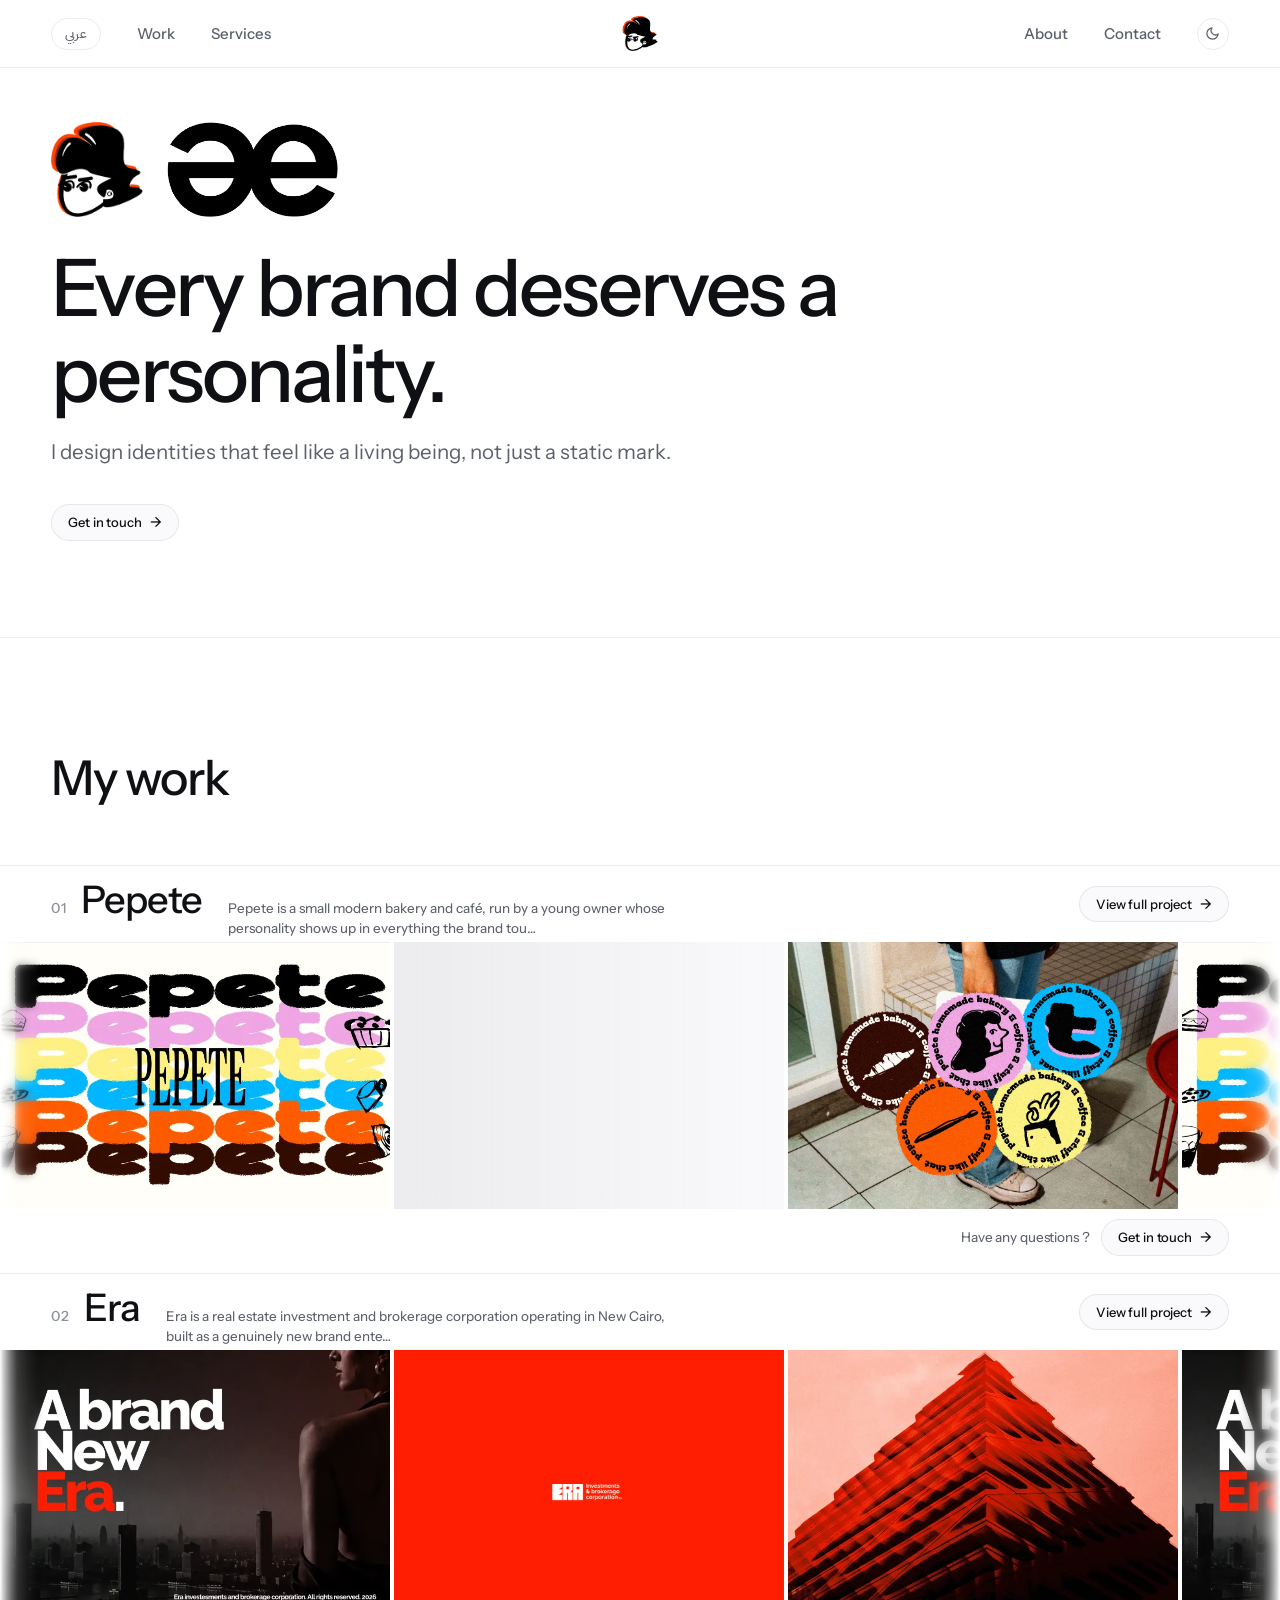
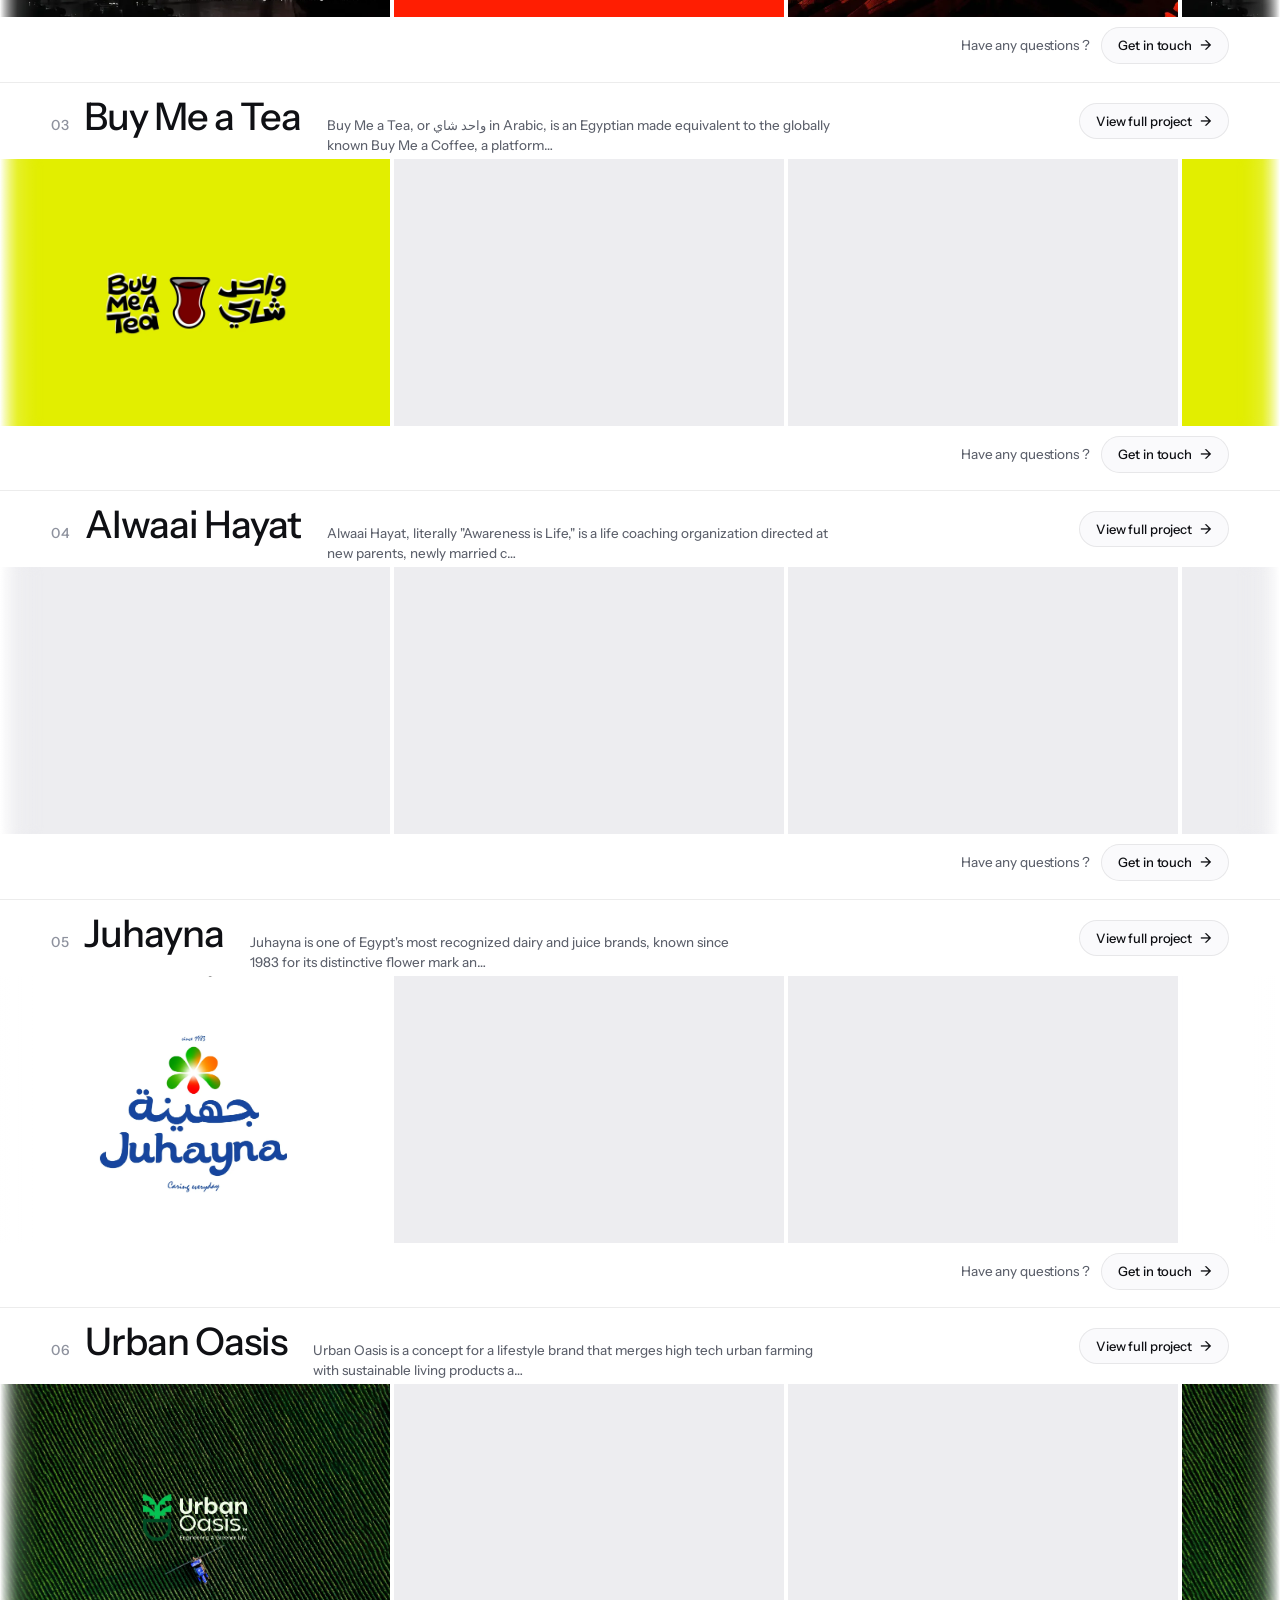
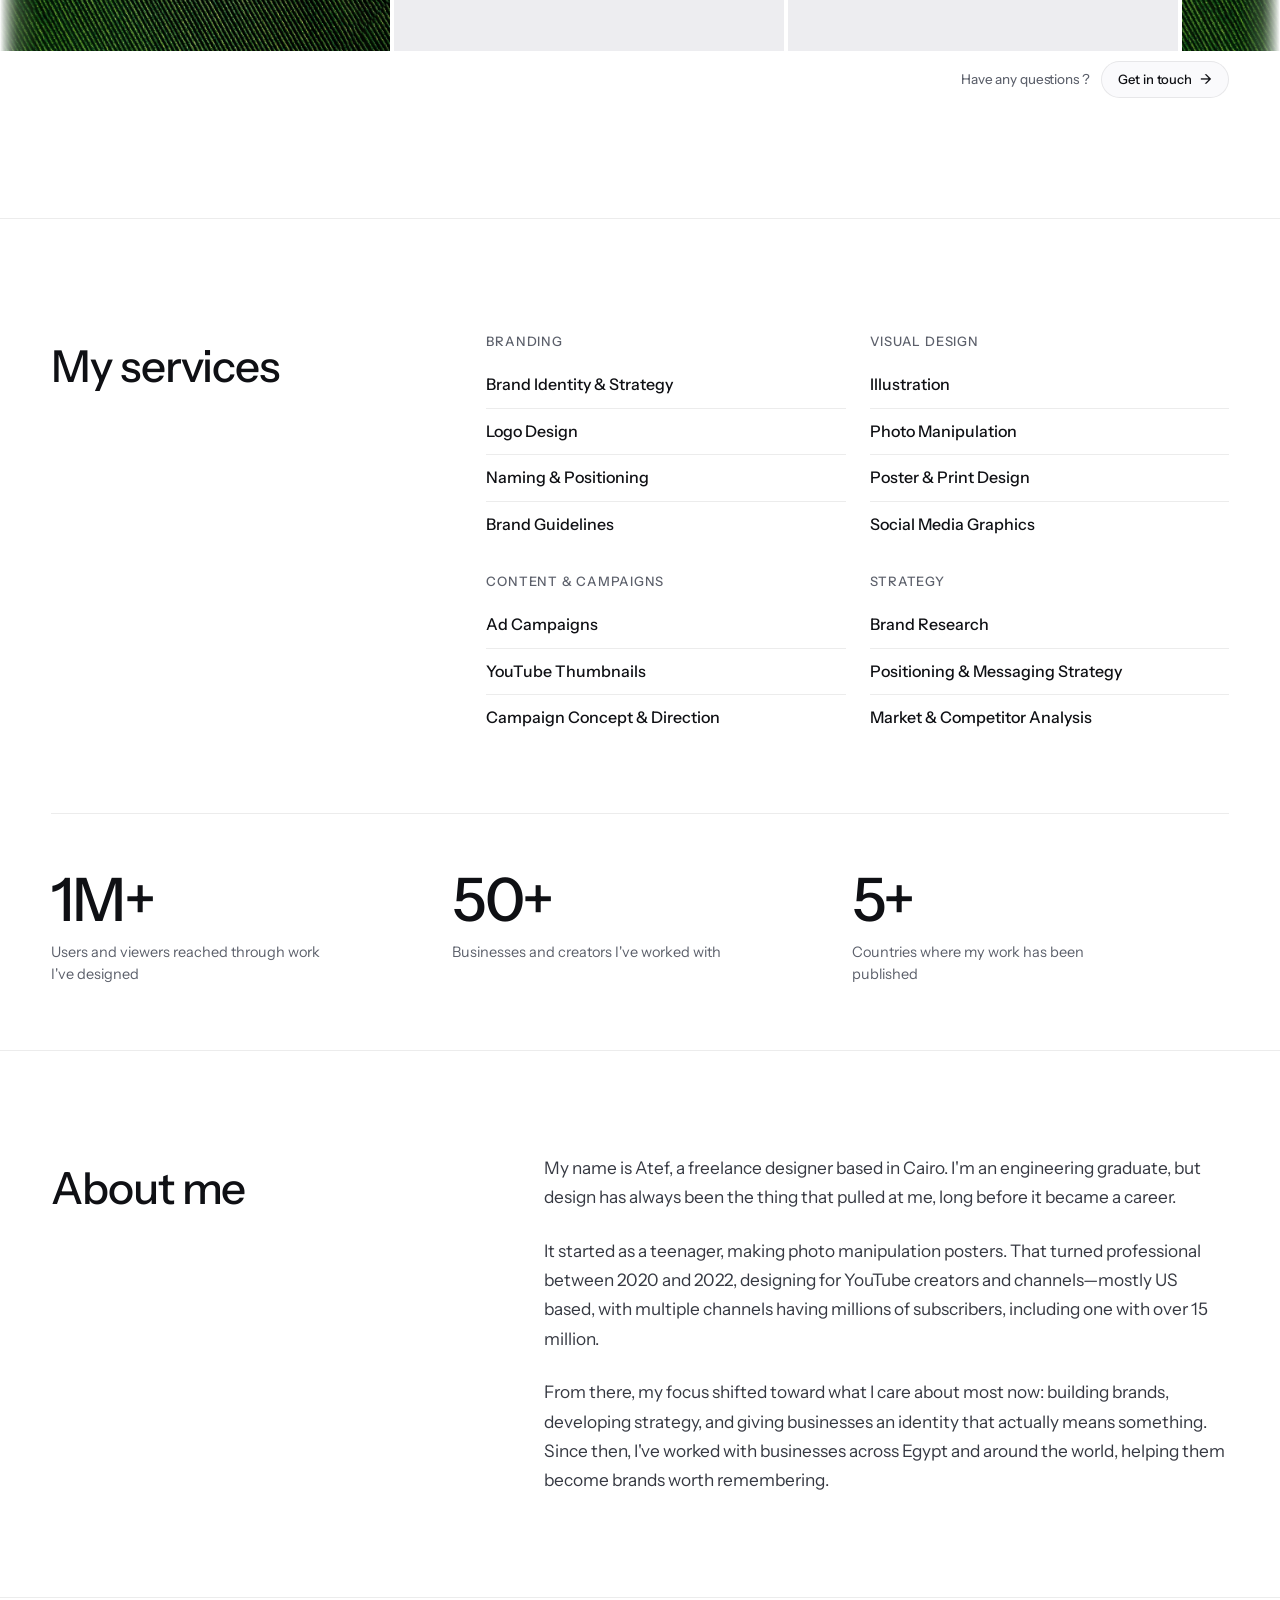
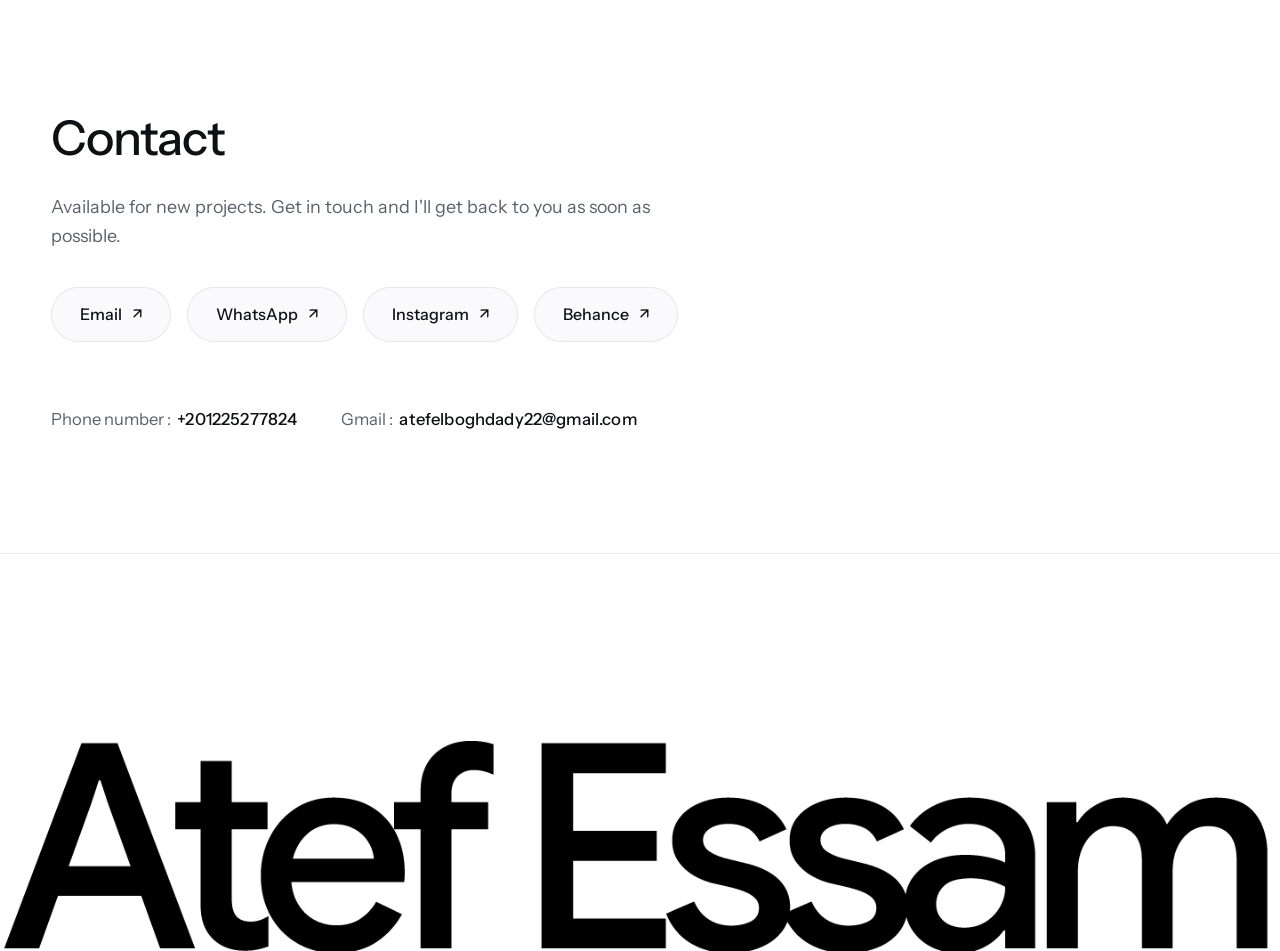
<file: index.html>
<!DOCTYPE html>
<html lang="en">

<head>
  <meta charset="UTF-8">
  <meta name="viewport" content="width=device-width, initial-scale=1">
  <title>Atef | Brand Identity &amp; Visual Design Portfolio</title>
  <meta name="description"
    content="I design identities that feel like a living being, not just a static mark. Brand strategy, visual design, and identities worth remembering.">
  <meta name="author" content="Atef Essam">
  <link rel="canonical" href="https://moelboghdaddy.github.io/Atef-s-portfolio/">

  <!-- Favicon & Touch Icons -->
  <link rel="icon" id="favicon" href="assets/favicon.png" type="image/png" sizes="any">
  <link rel="icon" type="image/png" sizes="32x32" href="assets/favicon-32x32.png">
  <link rel="apple-touch-icon" sizes="180x180" href="assets/apple-touch-icon.png">

  <!-- Open Graph / Facebook / WhatsApp / LinkedIn -->
  <meta property="og:type" content="website">
  <meta property="og:url" content="https://moelboghdaddy.github.io/Atef-s-portfolio/">
  <meta property="og:title" content="Atef | Brand Identity &amp; Visual Design Portfolio">
  <meta property="og:description"
    content="I design identities that feel like a living being, not just a static mark. Brand strategy, visual design, and identities worth remembering.">
  <meta property="og:image" content="https://moelboghdaddy.github.io/Atef-s-portfolio/assets/og-preview.png">
  <meta property="og:image:secure_url" content="https://moelboghdaddy.github.io/Atef-s-portfolio/assets/og-preview.png">
  <meta property="og:image:type" content="image/png">
  <meta property="og:image:width" content="1200">
  <meta property="og:image:height" content="630">
  <meta property="og:image:alt" content="Atef — Brand Identity &amp; Visual Design Portfolio">
  <meta property="og:site_name" content="Atef Portfolio">

  <!-- Twitter / X -->
  <meta name="twitter:card" content="summary_large_image">
  <meta name="twitter:url" content="https://moelboghdaddy.github.io/Atef-s-portfolio/">
  <meta name="twitter:title" content="Atef | Brand Identity &amp; Visual Design Portfolio">
  <meta name="twitter:description"
    content="I design identities that feel like a living being, not just a static mark. Brand strategy, visual design, and identities worth remembering.">
  <meta name="twitter:image" content="https://moelboghdaddy.github.io/Atef-s-portfolio/assets/og-preview.png">
  <meta name="twitter:image:alt" content="Atef — Brand Identity &amp; Visual Design Portfolio">

  <!-- Preload Critical Above-The-Fold Assets -->
  <link rel="preload" as="image" href="assets/logo.png" type="image/png">
  <link rel="preload" as="image" href="assets/logo-dark.png" type="image/png">
  <link rel="preload" as="image" href="assets/Title.png" type="image/png">
  <link rel="preload" as="image" href="assets/Buy%20me%20a%20tea/1L.webp" type="image/webp">

  <link rel="stylesheet" href="css/style.css">
</head>

<body>

  <div id="loading-screen" class="loading-screen">
    <img id="loading-logo" class="loading-logo" alt="">
  </div>

  <header class="topbar">
    <nav class="topnav topnav--left">
      <button id="lang-toggle" class="nav-btn nav-btn--lang" aria-label="التحويل إلى العربية">عربي</button>
      <a href="#work" data-i18n="nav_work"><span class="nav-word">Work</span></a>
      <a href="#services" data-i18n="nav_services"><span class="nav-word">Services</span></a>
    </nav>

    <a class="logo" id="logo-link" href="index.html">
      <span class="logo-fallback" id="logo-fallback">Studio</span>
    </a>

    <nav class="topnav topnav--right">
      <a href="#about" data-i18n="nav_about"><span class="nav-word">About</span></a>
      <a href="#contact" data-i18n="nav_contact"><span class="nav-word">Contact</span></a>
      <button id="theme-toggle" class="nav-btn nav-btn--theme" aria-label="Toggle dark mode">
        <svg class="theme-icon theme-icon--sun" width="16" height="16" viewBox="0 0 24 24" fill="none"
          stroke="currentColor" stroke-width="2" stroke-linecap="round" stroke-linejoin="round">
          <circle cx="12" cy="12" r="5"></circle>
          <line x1="12" y1="1" x2="12" y2="3"></line>
          <line x1="12" y1="21" x2="12" y2="23"></line>
          <line x1="4.22" y1="4.22" x2="5.64" y2="5.64"></line>
          <line x1="18.36" y1="18.36" x2="19.78" y2="19.78"></line>
          <line x1="1" y1="12" x2="3" y2="12"></line>
          <line x1="21" y1="12" x2="23" y2="12"></line>
          <line x1="4.22" y1="19.78" x2="5.64" y2="18.36"></line>
          <line x1="18.36" y1="5.64" x2="19.78" y2="4.22"></line>
        </svg>
        <svg class="theme-icon theme-icon--moon" width="15" height="15" viewBox="0 0 24 24" fill="none"
          stroke="currentColor" stroke-width="2" stroke-linecap="round" stroke-linejoin="round">
          <path d="M21 12.79A9 9 0 1 1 11.21 3 7 7 0 0 0 21 12.79z"></path>
        </svg>
      </button>
    </nav>
  </header>
  <section class="hero">
    <div class="hero-images"><img src="assets/logo.png" class="hero-img" alt="Logo" loading="eager" fetchpriority="high"
        width="225" height="232"><img src="assets/Title.png" class="hero-img" alt="Title" loading="eager"
        fetchpriority="high" width="329" height="183"></div>
    <h1 data-i18n="hero_h1">Every brand deserves a personality.</h1>
    <p data-i18n="hero_p">I design identities that feel like a living being, not just a static mark.</p>
    <div class="hero-cta">
      <a href="https://wa.me/201225277824" target="_blank" rel="noopener" class="project-strip__btn hero-touch-btn">
        <span class="project-strip__btn-text" data-i18n="get_in_touch">Get in touch</span>
        <span class="project-strip__btn-arrow">&rarr;</span>
      </a>
    </div>
  </section>

  <section id="work" class="work">
    <div class="work-header">
      <h2 class="work-title" data-i18n="section_my_work">My work</h2>
    </div>
    <div id="work-list"></div>
  </section>

  <section id="services" class="services">
    <div class="services-grid">
      <h2 data-i18n="services_h2">My services</h2>
      <div class="services-categories">
        <div class="services-col">
          <h4 data-i18n="cat_branding">Branding</h4>
          <ul>
            <li data-i18n="cat_branding_1">Brand Identity &amp; Strategy</li>
            <li data-i18n="cat_branding_2">Logo Design</li>
            <li data-i18n="cat_branding_3">Naming &amp; Positioning</li>
            <li data-i18n="cat_branding_4">Brand Guidelines</li>
          </ul>
        </div>
        <div class="services-col">
          <h4 data-i18n="cat_visual">Visual Design</h4>
          <ul>
            <li data-i18n="cat_visual_1">Illustration</li>
            <li data-i18n="cat_visual_2">Photo Manipulation</li>
            <li data-i18n="cat_visual_3">Poster &amp; Print Design</li>
            <li data-i18n="cat_visual_4">Social Media Graphics</li>
          </ul>
        </div>
        <div class="services-col">
          <h4 data-i18n="cat_content">Content &amp; Campaigns</h4>
          <ul>
            <li data-i18n="cat_content_1">Ad Campaigns</li>
            <li data-i18n="cat_content_2">YouTube Thumbnails</li>
            <li data-i18n="cat_content_3">Campaign Concept &amp; Direction</li>
          </ul>
        </div>
        <div class="services-col">
          <h4 data-i18n="cat_strategy">Strategy</h4>
          <ul>
            <li data-i18n="cat_strategy_1">Brand Research</li>
            <li data-i18n="cat_strategy_2">Positioning &amp; Messaging Strategy</li>
            <li data-i18n="cat_strategy_3">Market &amp; Competitor Analysis</li>
          </ul>
        </div>
      </div>
    </div>

    <div class="services-stats">
      <div class="stat">
        <div class="stat-number" data-i18n="stat_1_num">1M+</div>
        <p data-i18n="stat_1_desc">Users and viewers reached through work I've designed</p>
      </div>
      <div class="stat">
        <div class="stat-number" data-i18n="stat_2_num">50+</div>
        <p data-i18n="stat_2_desc">Businesses and creators I've worked with</p>
      </div>
      <div class="stat">
        <div class="stat-number" data-i18n="stat_3_num">5+</div>
        <p data-i18n="stat_3_desc">Countries where my work has been published</p>
      </div>
    </div>
  </section>

  <section id="about" class="about">
    <div class="about-grid">
      <h2 data-i18n="about_h2">About me</h2>
      <div class="about-content">
        <p data-i18n="about_p1">My name is Atef, a freelance designer based in Cairo. I'm an engineering graduate, but
          design has always been the thing that pulled at me, long before it became a career.</p>
        <p data-i18n="about_p2">It started as a teenager, making photo manipulation posters. That turned professional
          between 2020 and 2022, designing for YouTube creators and channels—mostly US based, with multiple channels
          having millions of subscribers, including one with over 15 million.</p>
        <p data-i18n="about_p3">From there, my focus shifted toward what I care about most now: building brands,
          developing strategy, and giving businesses an identity that actually means something. Since then, I've worked
          with businesses across Egypt and around the world, helping them become brands worth remembering.</p>
      </div>
    </div>
  </section>

  <section id="contact" class="contact">
    <h2 data-i18n="contact_h2">Contact</h2>
    <p data-i18n="contact_p">Available for new projects. Get in touch and I'll get back to you as soon as possible.</p>
    <div class="contact-links">
      <a href="https://mail.google.com/mail/?view=cm&fs=1&to=Atefelboghdady22@gmail.com" target="_blank" rel="noopener"
        class="contact-btn contact-btn--email" id="contact-email">
        <span data-i18n="contact_email">Email</span>
        <span class="contact-btn__arrow">↗</span>
      </a>
      <a href="https://wa.me/201225277824" target="_blank" rel="noopener" class="contact-btn">
        <span data-i18n="contact_wa">WhatsApp</span>
        <span class="contact-btn__arrow">↗</span>
      </a>
      <a href="https://www.instagram.com/atefelboghdadyy/" target="_blank" rel="noopener" class="contact-btn">
        <span data-i18n="contact_ig">Instagram</span>
        <span class="contact-btn__arrow">↗</span>
      </a>
      <a href="https://www.behance.net/atefelboghdady" target="_blank" rel="noopener" class="contact-btn">
        <span data-i18n="contact_be">Behance</span>
        <span class="contact-btn__arrow">↗</span>
      </a>
    </div>
    <div class="contact-direct">
      <div class="contact-direct__item">
        <span data-i18n="contact_phone_label">Phone number : </span>
        <a href="tel:+201225277824" class="contact-direct__val" dir="ltr">+201225277824</a>
      </div>
      <div class="contact-direct__item">
        <span data-i18n="contact_gmail_label">Gmail : </span>
        <a href="https://mail.google.com/mail/?view=cm&fs=1&to=Atefelboghdady22@gmail.com" target="_blank"
          rel="noopener" class="contact-direct__val">atefelboghdady22@gmail.com</a>
      </div>
    </div>
  </section>

  <footer class="site-footer">
    <img src="assets/footer-01.png" alt="" class="footer-img">
  </footer>

  <script src="js/theme-lang.js"></script>
  <script src="js/data.js"></script>
  <script src="js/main.js"></script>
</body>

</html>
</file>
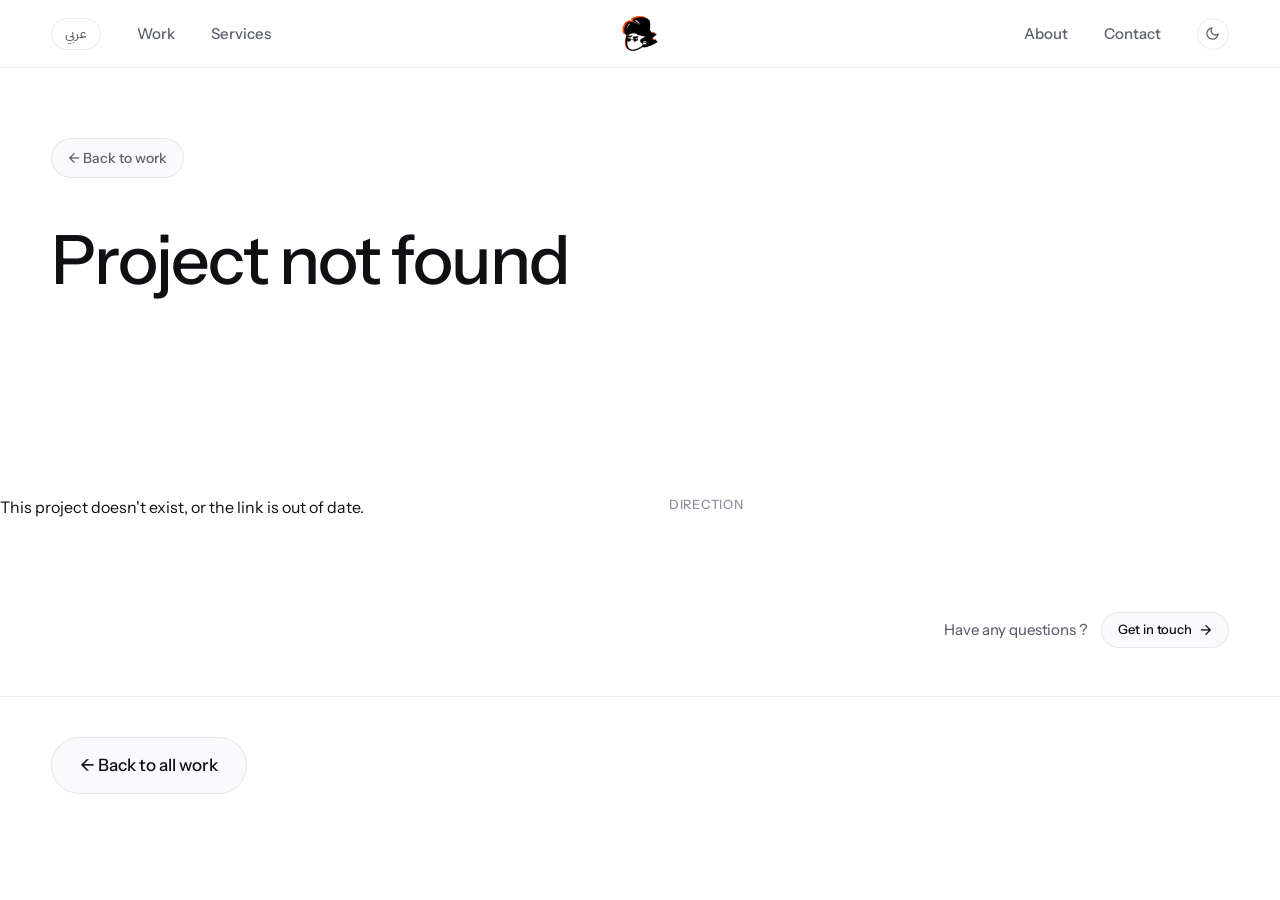
<file: project.html>
<!DOCTYPE html>
<html lang="en">
<head>
<meta charset="UTF-8">
<meta name="viewport" content="width=device-width, initial-scale=1">
<title id="page-title">Project | Atef Portfolio</title>
<meta name="description" id="meta-desc" content="Brand strategy, visual design, and identities worth remembering by Atef Essam.">
<meta name="author" content="Atef Essam">

<!-- Favicon & Touch Icons -->
<link rel="icon" id="favicon" href="assets/favicon.png" type="image/png" sizes="any">
<link rel="icon" type="image/png" sizes="32x32" href="assets/favicon-32x32.png">
<link rel="apple-touch-icon" sizes="180x180" href="assets/apple-touch-icon.png">

<!-- Open Graph / Facebook / WhatsApp / LinkedIn -->
<meta property="og:type" content="article">
<meta property="og:url" id="og-url" content="https://moelboghdaddy.github.io/Atef-s-portfolio/project.html">
<meta property="og:title" id="og-title" content="Project | Atef Portfolio">
<meta property="og:description" id="og-desc" content="Brand strategy, visual design, and identities worth remembering by Atef Essam.">
<meta property="og:image" id="og-image" content="https://moelboghdaddy.github.io/Atef-s-portfolio/assets/og-preview.png">
<meta property="og:image:secure_url" content="https://moelboghdaddy.github.io/Atef-s-portfolio/assets/og-preview.png">
<meta property="og:image:type" content="image/png">
<meta property="og:image:width" content="1200">
<meta property="og:image:height" content="630">
<meta property="og:site_name" content="Atef Portfolio">

<!-- Twitter / X -->
<meta name="twitter:card" content="summary_large_image">
<meta name="twitter:title" id="tw-title" content="Project | Atef Portfolio">
<meta name="twitter:description" id="tw-desc" content="Brand strategy, visual design, and identities worth remembering by Atef Essam.">
<meta name="twitter:image" id="tw-image" content="https://moelboghdaddy.github.io/Atef-s-portfolio/assets/og-preview.png">

<link rel="preload" as="image" href="assets/logo.png" type="image/png">
<link rel="preload" as="image" href="assets/logo-dark.png" type="image/png">
<link rel="stylesheet" href="css/style.css">
</head>
<body>

<div id="loading-screen" class="loading-screen">
  <img id="loading-logo" class="loading-logo" alt="">
</div>

<header class="topbar">
  <nav class="topnav topnav--left">
    <button id="lang-toggle" class="nav-btn nav-btn--lang" aria-label="التحويل إلى العربية">عربي</button>
    <a href="index.html#work" data-i18n="nav_work"><span class="nav-word">Work</span></a>
    <a href="index.html#services" data-i18n="nav_services"><span class="nav-word">Services</span></a>
  </nav>

  <a class="logo" id="logo-link" href="index.html">
    <span class="logo-fallback" id="logo-fallback">Studio</span>
  </a>

  <nav class="topnav topnav--right">
    <a href="index.html#about" data-i18n="nav_about"><span class="nav-word">About</span></a>
    <a href="index.html#contact" data-i18n="nav_contact"><span class="nav-word">Contact</span></a>
    <button id="theme-toggle" class="nav-btn nav-btn--theme" aria-label="Toggle dark mode">
      <svg class="theme-icon theme-icon--sun" width="16" height="16" viewBox="0 0 24 24" fill="none" stroke="currentColor" stroke-width="2" stroke-linecap="round" stroke-linejoin="round">
        <circle cx="12" cy="12" r="5"></circle>
        <line x1="12" y1="1" x2="12" y2="3"></line>
        <line x1="12" y1="21" x2="12" y2="23"></line>
        <line x1="4.22" y1="4.22" x2="5.64" y2="5.64"></line>
        <line x1="18.36" y1="18.36" x2="19.78" y2="19.78"></line>
        <line x1="1" y1="12" x2="3" y2="12"></line>
        <line x1="21" y1="12" x2="23" y2="12"></line>
        <line x1="4.22" y1="19.78" x2="5.64" y2="18.36"></line>
        <line x1="18.36" y1="5.64" x2="19.78" y2="4.22"></line>
      </svg>
      <svg class="theme-icon theme-icon--moon" width="15" height="15" viewBox="0 0 24 24" fill="none" stroke="currentColor" stroke-width="2" stroke-linecap="round" stroke-linejoin="round">
        <path d="M21 12.79A9 9 0 1 1 11.21 3 7 7 0 0 0 21 12.79z"></path>
      </svg>
    </button>
  </nav>
</header>

<section class="project-hero">
  <a class="back-link" id="back-link" href="index.html#work" data-i18n="back_to_work">&larr; Back to work</a>
  <h1 id="project-title">Project</h1>
</section>

<div class="project-rows" id="project-rows"></div>

<div class="project-hero__text" id="project-hero__text">
  <div id="project-description"></div>
  <div class="project-direction-wrap" id="project-direction-wrap">
    <h3 data-i18n="direction_title">Direction</h3>
    <div id="project-direction"></div>
  </div>
</div>

<div class="project-touch-section">
  <div class="project-touch-wrap">
    <span class="project-touch-prompt" data-i18n="have_questions">Have any questions ?</span>
    <a href="https://wa.me/201225277824" target="_blank" rel="noopener" class="project-strip__btn project-touch-btn">
      <span class="project-strip__btn-text" data-i18n="get_in_touch">Get in touch</span>
      <span class="project-strip__btn-arrow">&rarr;</span>
    </a>
  </div>
</div>

<nav class="project-nav" id="project-nav"></nav>

<script src="js/theme-lang.js"></script>
<script src="js/data.js"></script>
<script src="js/project.js"></script>
</body>
</html>
</file>
<file: css/style.css>
@import url('https://fonts.googleapis.com/css2?family=IBM+Plex+Sans+Arabic:wght@400;500;600;700&family=Instrument+Sans:ital,wght@0,400;0,500;1,400;1,500&display=swap');

:root {
  --bg: #FFFFFF;
  --paper: #FFFFFF;
  --card-bg: #FAFAFC;
  --ink: #0F1014;
  --muted: #5C606B;
  --subtle: #8E929E;
  --line: rgba(15, 16, 20, 0.08);
  --line-strong: rgba(15, 16, 20, 0.16);
  --accent: #111215;
  --hero-lockup-gap: clamp(28px, 5vw, 56px);
  --hero-top-gap: clamp(24px, 4vw, 48px);
  --display: 'Instrument Sans', -apple-system, BlinkMacSystemFont, sans-serif;
  --body: 'Instrument Sans', -apple-system, BlinkMacSystemFont, sans-serif;
  --mono: 'Instrument Sans', -apple-system, BlinkMacSystemFont, sans-serif;
  --font-ar: 'IBM Plex Sans Arabic', -apple-system, BlinkMacSystemFont, sans-serif;
  --gutter: clamp(20px, 4vw, 56px);
  --max: 1400px;
  --ease: cubic-bezier(0.16, 1, 0.3, 1);
  --ease-out: cubic-bezier(0.25, 0.8, 0.25, 1);
}

[data-theme="dark"] {
  --bg: #000000;
  --paper: #000000;
  --card-bg: #000000;
  --ink: #F3F4F6;
  --muted: #9CA3AF;
  --subtle: #6B7280;
  --line: rgba(255, 255, 255, 0.12);
  --line-strong: rgba(255, 255, 255, 0.24);
  --accent: #FFFFFF;
}

* { box-sizing: border-box; }

html {
  scroll-behavior: smooth;
  scroll-padding-top: 80px;
  transition: background-color 0.35s var(--ease), color 0.35s var(--ease);
}

body {
  transition: background-color 0.35s var(--ease), color 0.35s var(--ease);
}

body {
  margin: 0;
  padding-top: 74px;
  background: var(--bg);
  color: var(--ink);
  font-family: var(--body);
  font-size: 16px;
  line-height: 1.6;
  -webkit-font-smoothing: antialiased;
  -moz-osx-font-smoothing: grayscale;
}

b, strong {
  font-weight: 500;
}

h1, h2, h3, h4, h5, h6 {
  font-family: var(--display);
  font-weight: 500;
  color: var(--ink);
  margin: 0;
  letter-spacing: -0.02em;
}

a {
  color: inherit;
  text-decoration: none;
}

img, video {
  max-width: 100%;
  display: block;
}

/* ---------- Loading screen ---------- */

.loading-screen {
  position: fixed;
  inset: 0;
  z-index: 9999;
  display: flex;
  align-items: center;
  justify-content: center;
  background: rgba(255, 255, 255, 0.85);
  backdrop-filter: blur(24px);
  -webkit-backdrop-filter: blur(24px);
  transition: opacity 0.45s var(--ease), visibility 0.45s var(--ease);
}

.loading-screen.hidden {
  opacity: 0;
  visibility: hidden;
  pointer-events: none;
}

.loading-logo {
  width: min(28vw, 130px);
  height: auto;
  opacity: 0;
  animation: loadingPulse 1.4s ease-in-out infinite;
}

.loading-logo[src]:not([src=""]) {
  opacity: 0.95;
}

@keyframes loadingPulse {
  0%, 100% { transform: scale(1); opacity: 0.75; }
  50% { transform: scale(1.06); opacity: 1; }
}

/* ---------- Top bar Navigation ---------- */

.topbar {
  position: fixed;
  top: 0;
  left: 0;
  right: 0;
  z-index: 100;
  display: flex;
  align-items: center;
  justify-content: space-between;
  direction: ltr !important;
  height: 68px;
  padding: 0 var(--gutter);
  background: #FFFFFF;
  border-bottom: 1px solid var(--line);
  transition: background 0.3s var(--ease);
}

.logo {
  position: absolute;
  left: 50%;
  top: 50%;
  transform: translate(-50%, -50%);
  display: inline-flex;
  align-items: center;
  gap: 10px;
  transition: opacity 0.25s var(--ease), transform 0.25s var(--ease);
  z-index: 2;
}

.logo:hover {
  opacity: 0.75;
  transform: translate(-50%, -50%) scale(0.97);
}

.logo:active {
  transform: translate(-50%, -50%) scale(0.93);
}

.logo img,
.logo-secondary {
  height: 36px;
  width: auto;
  object-fit: contain;
}

.logo-fallback {
  font-family: var(--display);
  font-weight: 500;
  font-size: 19px;
  letter-spacing: -0.02em;
}

.topnav {
  display: flex;
  align-items: center;
  gap: clamp(16px, 2.8vw, 42px);
  font-size: 15px;
  font-weight: 500;
  white-space: nowrap;
}

.topnav--left {
  flex-shrink: 0;
}

.topnav--right {
  flex-shrink: 0;
  display: flex;
  align-items: center;
}

.topnav a {
  position: relative;
  color: var(--muted);
  padding: 8px 0;
  white-space: nowrap;
  display: inline-flex;
  align-items: center;
  gap: 0.28em;
  transition: color 0.25s var(--ease);
}

.nav-word {
  display: inline;
  white-space: nowrap;
}

.topnav a::after {
  content: '';
  position: absolute;
  left: 0;
  bottom: 2px;
  width: 100%;
  height: 1.5px;
  background: var(--ink);
  transform: scaleX(0);
  transform-origin: right;
  transition: transform 0.3s var(--ease);
}

.topnav a:hover {
  color: var(--ink);
}

.topnav a:hover::after {
  transform: scaleX(1);
  transform-origin: left;
}

.nav-btn {
  flex-shrink: 0;
  display: inline-flex;
  align-items: center;
  justify-content: center;
  height: 32px;
  border-radius: 999px;
  background: transparent;
  border: 1px solid var(--line);
  color: var(--muted);
  cursor: pointer;
  padding: 0 12px;
  font-family: inherit;
  font-size: 13px;
  font-weight: 500;
  line-height: 1;
  transition: all 0.25s var(--ease);
  user-select: none;
  -webkit-user-select: none;
}

.nav-btn:hover {
  color: var(--ink);
  border-color: var(--line-strong);
  background: rgba(15, 16, 20, 0.04);
  transform: translateY(-1px);
}

[data-theme="dark"] .nav-btn:hover {
  background: rgba(255, 255, 255, 0.06);
}

.nav-btn:active {
  transform: scale(0.96);
}

.nav-btn--lang {
  height: 32px;
  padding: 0 12px;
  font-size: 12.5px;
  letter-spacing: 0.02em;
}

html[lang="en"] .nav-btn--lang {
  font-family: var(--font-ar);
  font-weight: 500;
  font-size: 13px;
  padding: 0 13px 1px;
}

html[lang="ar"] .nav-btn--lang {
  font-family: var(--display);
  font-weight: 600;
  font-size: 11.5px;
  letter-spacing: 0.06em;
  padding: 0 12px;
}

.nav-btn--theme {
  width: 32px;
  padding: 0;
  position: relative;
  overflow: hidden;
}

.theme-icon {
  position: absolute;
  transition: transform 0.45s cubic-bezier(0.34, 1.56, 0.64, 1), opacity 0.3s var(--ease);
}

.theme-icon--sun {
  opacity: 0;
  transform: rotate(90deg) scale(0.5);
}

.theme-icon--moon {
  opacity: 1;
  transform: rotate(0deg) scale(1);
}

[data-theme="dark"] .theme-icon--sun {
  opacity: 1;
  transform: rotate(0deg) scale(1);
}

[data-theme="dark"] .theme-icon--moon {
  opacity: 0;
  transform: rotate(-90deg) scale(0.5);
}

@media (max-width: 680px) {
  body {
    padding-top: 68px;
  }
  .topbar {
    height: 64px;
    padding: 0 clamp(8px, 2.5vw, 14px);
  }
  .topnav {
    gap: clamp(6px, 1.8vw, 12px);
    font-size: clamp(11px, 2.9vw, 12.5px);
  }
  .topnav a {
    display: inline-flex;
    flex-direction: column;
    align-items: center;
    justify-content: center;
    text-align: center;
    line-height: 1.15;
    padding: 2px 0;
    gap: 1px;
    white-space: normal;
  }
  .topnav a::after {
    bottom: 0px;
  }
  .nav-word {
    display: block;
    white-space: nowrap;
  }
  .nav-btn {
    height: 28px;
    padding: 0 8px;
    font-size: 11px;
    flex-shrink: 0;
  }
  html[lang="en"] .nav-btn--lang {
    font-size: 11px;
    padding: 0 8px 1px;
  }
  html[lang="ar"] .nav-btn--lang {
    font-size: 10.5px;
    padding: 0 7px;
  }
  .nav-btn--theme {
    width: 28px;
    height: 28px;
    padding: 0;
  }
  .theme-icon {
    width: 14px;
    height: 14px;
  }
  .logo img, .logo-secondary {
    height: 26px;
  }
  .logo-fallback {
    font-size: 16px;
  }
}

/* ---------- Hero Section ---------- */

.hero {
  padding: var(--hero-top-gap) var(--gutter) clamp(48px, 8vw, 96px);
  max-width: var(--max);
  margin: 0 auto;
}

@media (max-width: 600px) {
  .hero {
    padding-top: clamp(24px, 5vw, 36px);
    padding-bottom: clamp(32px, 6vw, 48px);
  }
  .hero-status {
    margin-bottom: 16px;
    font-size: 12.5px;
  }
  .hero-images {
    gap: 12px;
    margin-bottom: 16px;
  }
  .hero-img {
    height: clamp(44px, 12vw, 64px);
  }
  .hero h1 {
    font-size: clamp(32px, 8.5vw, 46px);
    line-height: 1.12;
    margin-bottom: 14px;
    max-width: 100%;
  }
  .hero p {
    font-size: 16px;
    line-height: 1.55;
    max-width: 100%;
  }
}

.hero-status {
  display: inline-flex;
  align-items: center;
  gap: 8px;
  padding: 6px 14px;
  background: var(--card-bg);
  border: 1px solid var(--line);
  border-radius: 999px;
  font-size: 13px;
  font-weight: 500;
  color: var(--muted);
  margin-bottom: 24px;
  backdrop-filter: blur(8px);
  -webkit-backdrop-filter: blur(8px);
  opacity: 0;
  animation: heroIn 0.8s var(--ease) 0.05s forwards;
}

.status-dot {
  width: 7px;
  height: 7px;
  border-radius: 50%;
  background: #10B981;
  box-shadow: 0 0 0 3px rgba(16, 185, 129, 0.2);
  animation: statusPulse 2s infinite ease-in-out;
}

@keyframes statusPulse {
  0%, 100% { opacity: 1; transform: scale(1); }
  50% { opacity: 0.55; transform: scale(0.9); }
}

.hero-images {
  display: flex;
  align-items: center;
  gap: clamp(14px, 2.2vw, 24px);
  margin-left: 0;
  margin-bottom: clamp(18px, 2.5vw, 28px);
  opacity: 0;
  filter: blur(14px);
  transform: translateY(16px);
  animation: heroIn 0.8s var(--ease) 0.15s forwards;
}

.hero-img {
  height: clamp(55px, 8vw, 95px);
  width: auto;
}

.hero h1 {
  font-family: var(--display);
  font-weight: 500;
  font-size: clamp(42px, 6.2vw, 96px);
  line-height: 1.08;
  letter-spacing: -0.035em;
  margin: 0 0 20px;
  max-width: 22ch;
  opacity: 0;
  filter: blur(14px);
  transform: translateY(20px);
  animation: heroIn 0.9s var(--ease) 0.2s forwards;
}

.hero p {
  font-size: clamp(17px, 1.6vw, 22px);
  color: var(--muted);
  line-height: 1.55;
  max-width: 48ch;
  margin: 0;
  opacity: 0;
  filter: blur(14px);
  transform: translateY(20px);
  animation: heroIn 0.9s var(--ease) 0.35s forwards;
}

@keyframes heroIn {
  to {
    opacity: 1;
    filter: blur(0);
    transform: translateY(0);
  }
}

.hero-cta {
  margin-top: clamp(24px, 3.2vw, 36px);
  opacity: 0;
  filter: blur(14px);
  transform: translateY(20px);
  animation: heroIn 0.9s var(--ease) 0.45s forwards;
}

.hero-touch-btn {
  padding: 8px 18px;
  font-size: 13.5px;
}

/* ---------- Work / Carousel Section ---------- */

.work {
  border-top: 1px solid var(--line);
  padding: clamp(64px, 8vw, 104px) 0 clamp(48px, 8vw, 112px);
}

.work-header {
  max-width: var(--max);
  margin: 0 auto clamp(28px, 4vw, 48px);
  padding: 0 var(--gutter);
}

.work-title {
  font-family: var(--display);
  font-weight: 500;
  font-size: clamp(32px, 4vw, 48px);
  letter-spacing: -0.025em;
  margin: 0;
  padding: 0;
}

@media (max-width: 640px) {
  .work {
    padding-top: clamp(40px, 8vw, 64px);
  }
  .work-header {
    margin-bottom: clamp(18px, 3.5vw, 28px);
  }
  .work-title {
    font-size: clamp(28px, 7vw, 36px);
  }
}

.section-label {
  font-family: var(--mono);
  font-weight: 500;
  font-size: 13px;
  text-transform: uppercase;
  letter-spacing: 0.08em;
  color: var(--subtle);
  padding: 0 var(--gutter);
  max-width: var(--max);
  margin: 0 auto 24px;
}

.empty-state {
  max-width: var(--max);
  margin: 0 auto;
  padding: 48px var(--gutter) 80px;
  border-top: 1px solid var(--line);
  border-bottom: 1px solid var(--line);
}

.empty-state h3 {
  font-family: var(--display);
  font-size: 24px;
  margin: 0 0 8px;
}

.empty-state p {
  color: var(--muted);
  margin: 0;
  max-width: 60ch;
}

.empty-state code {
  background: #F5F5F5;
  border: 1px solid var(--line);
  border-radius: 4px;
  padding: 1px 6px;
  font-size: 0.9em;
}

/* Project Strip Article */
.project-strip {
  position: relative;
  border-top: 1px solid var(--line);
  padding: 4px 0;
  opacity: 0;
  filter: blur(12px);
  transform: translateY(28px);
  transition: opacity 0.8s var(--ease), filter 0.8s var(--ease), transform 0.8s var(--ease);
  will-change: opacity, transform, filter;
}

.project-strip.in-view {
  opacity: 1;
  filter: blur(0);
  transform: translateY(0);
}

.project-strip__head {
  display: flex;
  align-items: center;
  justify-content: space-between;
  gap: clamp(14px, 2vw, 36px);
  padding: 0 var(--gutter);
  max-width: var(--max);
  margin: 0 auto 4px;
}

.project-strip__info {
  display: flex;
  align-items: baseline;
  gap: clamp(14px, 2vw, 28px);
  flex: 1;
  min-width: 0;
}

.project-strip__title-wrap {
  display: flex;
  align-items: baseline;
  gap: 14px;
  flex-shrink: 0;
}

.project-strip__num {
  font-family: var(--mono);
  font-size: 14px;
  font-weight: 500;
  color: var(--subtle);
  letter-spacing: 0.06em;
}

.project-strip__title-link {
  color: inherit;
  text-decoration: none;
}

.project-strip__head h3 {
  font-family: var(--display);
  font-weight: 500;
  font-size: clamp(24px, 3.2vw, 38px);
  margin: 0;
  letter-spacing: -0.025em;
  transition: color 0.25s var(--ease), transform 0.25s var(--ease);
}

.project-strip__title-link:hover h3,
.project-strip__head:hover h3 {
  color: var(--ink);
  transform: translateX(3px);
}

.project-strip__desc {
  color: var(--muted);
  font-size: clamp(13px, 1.05vw, 15px);
  font-weight: 450;
  line-height: 1.5;
  margin: 0;
  max-width: 56ch;
  display: -webkit-box;
  -webkit-line-clamp: 2;
  -webkit-box-orient: vertical;
  overflow: hidden;
  text-overflow: ellipsis;
}

.project-strip__btn {
  display: inline-flex;
  align-items: center;
  gap: 8px;
  padding: 6px 16px;
  background: var(--card-bg);
  border: 1px solid var(--line);
  border-radius: 999px;
  color: var(--ink);
  font-family: var(--display);
  font-weight: 500;
  font-size: 13px;
  letter-spacing: -0.01em;
  white-space: nowrap;
  flex-shrink: 0;
  transition: all 0.25s var(--ease);
}

.project-strip__btn:hover {
  background: var(--ink);
  color: #FFFFFF;
  border-color: var(--ink);
  transform: translateY(-2px);
  box-shadow: 0 8px 20px -4px rgba(15, 16, 20, 0.16);
}

.project-strip__btn:active {
  transform: translateY(0) scale(0.98);
}

.project-strip__btn-arrow {
  font-size: 14px;
  transition: transform 0.25s var(--ease);
}

.project-strip__btn:hover .project-strip__btn-arrow {
  transform: translateX(3px);
}

@media (max-width: 860px) {
  .project-strip__head {
    flex-direction: column;
    align-items: flex-start;
    gap: 6px;
    margin: 0 auto 4px;
  }
  .project-strip__info {
    flex-direction: column;
    align-items: flex-start;
    gap: 4px;
    width: 100%;
  }
  .project-strip__desc {
    max-width: 100%;
  }
  .project-strip__btn {
    align-self: flex-start;
    margin-top: 2px;
  }
}

/* Homepage strip touch footer & project page touch prompt */
.project-strip__foot {
  max-width: var(--max);
  margin: 10px auto 14px;
  padding: 0 var(--gutter);
  display: flex;
  align-items: center;
  justify-content: flex-end;
}

.project-strip__touch {
  display: inline-flex;
  align-items: center;
  gap: 12px;
}

.project-strip__touch-text {
  font-family: var(--display);
  font-size: 13.5px;
  color: var(--muted);
  font-weight: 450;
  letter-spacing: -0.01em;
}

@media (max-width: 860px) {
  .project-strip__foot {
    justify-content: flex-start;
    margin: 8px auto 12px;
  }
  .project-strip__touch {
    gap: 10px;
    flex-wrap: wrap;
  }
}

.project-touch-section {
  max-width: var(--max);
  margin: 0 auto;
  padding: 24px var(--gutter) 48px;
  display: flex;
  align-items: center;
  justify-content: flex-end;
}

.project-touch-wrap {
  display: inline-flex;
  align-items: center;
  gap: 14px;
}

.project-touch-prompt {
  font-family: var(--display);
  font-size: 15px;
  color: var(--muted);
  font-weight: 450;
  letter-spacing: -0.01em;
}

@media (max-width: 860px) {
  .project-touch-section {
    justify-content: flex-start;
    padding: 16px var(--gutter) 36px;
  }
  .project-touch-wrap {
    gap: 10px;
    flex-wrap: wrap;
  }
  .project-touch-prompt {
    font-size: 14px;
  }
}

/* Marquee track with edge frosted blur overlays */
.project-strip__track {
  position: relative;
  overflow: hidden;
  padding: 0;
  direction: ltr;
}

/* Subtle edge vignettes with reduced opacity and size */
.project-strip__track::before,
.project-strip__track::after {
  content: '';
  position: absolute;
  top: 0;
  bottom: 0;
  width: clamp(18px, 4vw, 44px);
  z-index: 3;
  pointer-events: none;
}

.project-strip__track::before {
  left: 0;
  background: linear-gradient(to right, var(--bg) 0%, rgba(255, 255, 255, 0.28) 40%, transparent 100%);
  mask-image: linear-gradient(to right, black, transparent);
  -webkit-mask-image: linear-gradient(to right, black, transparent);
  backdrop-filter: blur(4px);
  -webkit-backdrop-filter: blur(4px);
}

.project-strip__track::after {
  right: 0;
  background: linear-gradient(to left, var(--bg) 0%, rgba(255, 255, 255, 0.28) 40%, transparent 100%);
  mask-image: linear-gradient(to left, black, transparent);
  -webkit-mask-image: linear-gradient(to left, black, transparent);
  backdrop-filter: blur(4px);
  -webkit-backdrop-filter: blur(4px);
}

[data-theme="dark"] .project-strip__track::before {
  background: linear-gradient(to right, #000000 0%, rgba(0, 0, 0, 0.4) 40%, transparent 100%);
}

[data-theme="dark"] .project-strip__track::after {
  background: linear-gradient(to left, #000000 0%, rgba(0, 0, 0, 0.4) 40%, transparent 100%);
}

.project-strip__marquee {
  display: flex;
  gap: 4px;
  width: max-content;
  direction: ltr;
  animation: marquee linear infinite;
  animation-play-state: paused;
  will-change: transform;
}

.project-strip.in-view .project-strip__marquee,
.project-strip.is-animating .project-strip__marquee {
  animation-play-state: running;
}

.project-strip__track:hover .project-strip__marquee {
  animation-play-state: paused;
}

@keyframes marquee {
  from { transform: translateX(0); }
  to   { transform: translateX(-50%); }
}

/* Individual Carousel Card Frame */
.frame {
  flex: 0 0 auto;
  width: min(65vw, 390px);
  aspect-ratio: 380 / 260;
  border-radius: 0;
  overflow: hidden;
  background: var(--paper);
  position: relative;
  border: none;
  box-shadow: none;
  transition: transform 0.4s var(--ease);
}

.frame:hover {
  transform: translateY(-4px);
}

.frame:active {
  transform: translateY(-3px) scale(0.99);
}

.frame__img-wrap {
  position: relative;
  width: 100%;
  height: 100%;
  overflow: hidden;
  border-radius: 0;
  background: #EDEDF0;
}

/* Elegant shimmer placeholder while image loads */
.frame__img-wrap::before {
  content: '';
  position: absolute;
  inset: 0;
  background: linear-gradient(
    90deg,
    rgba(235, 235, 238, 0.7) 0%,
    rgba(250, 250, 252, 0.95) 50%,
    rgba(235, 235, 238, 0.7) 100%
  );
  background-size: 200% 100%;
  animation: imgShimmer 1.6s ease-in-out infinite;
  z-index: 1;
  pointer-events: none;
  transition: opacity 0.5s var(--ease);
}

.frame__img-wrap.is-loaded::before {
  opacity: 0;
  animation: none;
}

@keyframes imgShimmer {
  0% { background-position: 150% 0; }
  100% { background-position: -50% 0; }
}

.frame img,
.frame video {
  position: relative;
  z-index: 2;
  width: 100%;
  height: 100%;
  object-fit: cover;
  border-radius: 0;
  opacity: 0;
  filter: blur(22px);
  transform: scale(1.05);
  transition: opacity 0.65s var(--ease),
              filter 0.75s var(--ease),
              transform 0.75s var(--ease);
  will-change: opacity, filter, transform;
}

.frame img.is-loaded,
.frame video.is-loaded {
  opacity: 1;
  filter: none !important;
  transform: scale(1);
  will-change: auto !important;
  image-rendering: auto;
}

.frame:hover img.is-loaded,
.frame:hover video.is-loaded {
  transform: scale(1.08);
}

/* Floating Frosted Glass Caption Pill */
.frame__title {
  position: absolute;
  bottom: 12px;
  left: 12px;
  right: 12px;
  padding: 9px 15px;
  font-size: 13.5px;
  font-weight: 500;
  letter-spacing: -0.01em;
  color: #FFFFFF;
  background: rgba(15, 16, 20, 0.74);
  backdrop-filter: blur(14px);
  -webkit-backdrop-filter: blur(14px);
  border: 1px solid rgba(255, 255, 255, 0.18);
  border-radius: 0;
  display: flex;
  align-items: center;
  justify-content: space-between;
  opacity: 0;
  transform: translateY(10px);
  transition: opacity 0.35s var(--ease), transform 0.35s var(--ease);
  pointer-events: none;
  box-shadow: 0 8px 24px rgba(0, 0, 0, 0.25);
}

.frame:hover .frame__title {
  opacity: 1;
  transform: translateY(0);
}

.frame__title-arrow {
  font-size: 15px;
  transition: transform 0.25s var(--ease);
}

.frame:hover .frame__title-arrow {
  transform: translateX(4px);
}

@media (max-width: 640px) {
  .frame {
    width: clamp(280px, 62vw, 390px);
  }
}

/* ---------- Services Section ---------- */

.services {
  max-width: var(--max);
  margin: 0 auto;
  padding: clamp(64px, 9vw, 112px) var(--gutter) clamp(40px, 6vw, 64px);
  border-top: 1px solid var(--line);
}

.services-grid {
  display: grid;
  grid-template-columns: 1fr 2fr;
  gap: clamp(32px, 5vw, 72px);
  align-items: start;
}

.services h2 {
  font-family: var(--display);
  font-weight: 500;
  font-size: clamp(32px, 4vw, 44px);
  letter-spacing: -0.025em;
  margin: 0;
}

.services-categories {
  display: grid;
  grid-template-columns: 1fr 1fr;
  gap: 24px;
}

.services-col {
  background: transparent;
  border: none;
  border-radius: 0;
  padding: 0;
  box-shadow: none;
}

.services-col:hover {
  border-color: transparent;
  transform: none;
  box-shadow: none;
}

.services-col h4 {
  font-family: var(--mono);
  font-weight: 500;
  font-size: 13px;
  text-transform: uppercase;
  letter-spacing: 0.06em;
  color: var(--muted);
  margin: 0 0 16px;
}

.services-col ul {
  list-style: none;
  margin: 0;
  padding: 0;
}

.services-col li {
  font-family: var(--display);
  font-size: 16px;
  font-weight: 500;
  padding: 10px 0;
  border-top: 1px solid var(--line);
  color: var(--ink);
  transition: transform 0.25s var(--ease), color 0.25s var(--ease);
}

.services-col li:first-child {
  border-top: none;
  padding-top: 4px;
}

.services-col li:hover {
  transform: translateX(4px);
  color: var(--ink);
}

/* Stats Section */
.services-stats {
  display: grid;
  grid-template-columns: repeat(3, 1fr);
  gap: 24px;
  margin-top: clamp(48px, 6vw, 72px);
  padding-top: clamp(36px, 5vw, 56px);
  border-top: 1px solid var(--line);
}

.stat {
  background: transparent;
  border: none;
  border-radius: 0;
  padding: 0;
  transition: transform 0.3s var(--ease);
}

.stat:hover {
  transform: translateY(-2px);
}

.stat-number {
  font-family: var(--display);
  font-weight: 500;
  font-size: clamp(38px, 5vw, 60px);
  line-height: 1;
  letter-spacing: -0.035em;
  margin-bottom: 12px;
  color: var(--ink);
}

.stat p {
  color: var(--muted);
  font-size: 14.5px;
  line-height: 1.5;
  margin: 0;
  max-width: 28ch;
}

@media (max-width: 768px) {
  .services {
    padding: clamp(40px, 8vw, 64px) var(--gutter) clamp(32px, 6vw, 48px);
  }
  .services-grid {
    grid-template-columns: 1fr;
    gap: 24px;
  }
  .services h2 {
    font-size: clamp(28px, 7vw, 36px);
  }
  .services-categories {
    grid-template-columns: 1fr;
    gap: 28px;
  }
  .services-col {
    padding: 0;
    border: none;
    border-radius: 0;
    background: transparent;
  }
  .services-stats {
    grid-template-columns: 1fr;
    gap: 12px;
    margin-top: 36px;
    padding-top: 28px;
  }
  .stat {
    padding: 0;
    border-radius: 0;
  }
  .stat-number {
    font-size: clamp(32px, 9vw, 44px);
    margin-bottom: 6px;
  }
  .stat p {
    font-size: 14px;
    max-width: 100%;
  }
}

@media (min-width: 580px) and (max-width: 768px) {
  .services-categories {
    grid-template-columns: 1fr 1fr;
  }
}

/* ---------- About Section ---------- */

.about {
  max-width: var(--max);
  margin: 0 auto;
  padding: clamp(64px, 8vw, 104px) var(--gutter);
  border-top: 1px solid var(--line);
}

.about-grid {
  display: grid;
  grid-template-columns: 1fr 1.6fr;
  gap: clamp(32px, 5vw, 72px);
  align-items: start;
}

.about h2 {
  font-family: var(--display);
  font-weight: 500;
  font-size: clamp(32px, 4vw, 44px);
  letter-spacing: -0.025em;
}

.about-content p {
  font-size: clamp(17px, 1.35vw, 20px);
  line-height: 1.7;
  color: #363942;
  margin: 0 0 24px;
  max-width: 66ch;
}

.about-content p:last-child {
  margin-bottom: 0;
}

@media (max-width: 768px) {
  .about {
    padding: clamp(40px, 8vw, 64px) var(--gutter);
  }
  .about-grid {
    grid-template-columns: 1fr;
    gap: 16px;
  }
  .about h2 {
    font-size: clamp(28px, 7vw, 36px);
    margin-bottom: 0;
  }
  .about-content p {
    font-size: 16px;
    line-height: 1.65;
    margin-bottom: 18px;
  }
}

/* ---------- Contact Section ---------- */

.contact {
  max-width: var(--max);
  margin: 0 auto;
  padding: clamp(64px, 8vw, 104px) var(--gutter) clamp(72px, 10vw, 120px);
  border-top: 1px solid var(--line);
}

.contact h2 {
  font-family: var(--display);
  font-weight: 500;
  font-size: clamp(32px, 4vw, 48px);
  margin: 0 0 16px;
  letter-spacing: -0.025em;
}

.contact p {
  color: var(--muted);
  font-size: clamp(17px, 1.4vw, 20px);
  max-width: 54ch;
  margin: 0;
  line-height: 1.6;
}

.contact-links {
  display: flex;
  flex-wrap: wrap;
  gap: 16px;
  margin-top: 36px;
}

@media (max-width: 640px) {
  .contact {
    padding: clamp(40px, 8vw, 64px) var(--gutter) clamp(48px, 9vw, 72px);
  }
  .contact h2 {
    font-size: clamp(28px, 7vw, 36px);
  }
  .contact p {
    font-size: 16px;
  }
  .contact-links {
    gap: 10px;
    margin-top: 24px;
  }
  .contact-btn {
    padding: 11px 20px;
    font-size: 14.5px;
  }
  .contact-direct {
    margin-top: 36px;
    gap: 12px 24px;
    font-size: 14.5px;
  }
}

.contact-direct {
  margin-top: clamp(44px, 5.5vw, 64px);
  font-size: clamp(15px, 1.3vw, 17px);
  color: var(--muted);
  display: flex;
  align-items: center;
  flex-wrap: wrap;
  gap: clamp(16px, 3.5vw, 44px);
}

.contact-direct__item {
  margin: 0;
  display: inline-flex;
  align-items: center;
  gap: 6px;
}

.contact-direct__val {
  color: var(--ink);
  font-weight: 500;
  letter-spacing: 0.01em;
  transition: color 0.2s var(--ease);
}

.contact-direct__val:hover {
  color: var(--muted);
  text-decoration: underline;
}

[data-theme="dark"] .contact-direct__val {
  color: var(--ink);
}

.contact-btn {
  display: inline-flex;
  align-items: center;
  gap: 10px;
  padding: 14px 28px;
  background: var(--card-bg);
  border: 1px solid var(--line);
  border-radius: 999px;
  font-family: var(--display);
  font-weight: 500;
  font-size: 16px;
  color: var(--ink);
  transition: all 0.3s var(--ease);
}

.contact-btn:hover {
  background: var(--ink);
  color: #FFFFFF;
  border-color: var(--ink);
  transform: translateY(-3px);
  box-shadow: 0 14px 28px -6px rgba(15, 16, 20, 0.2);
}

.contact-btn:active {
  transform: translateY(-1px) scale(0.98);
}

.contact-btn__arrow {
  font-size: 15px;
  transition: transform 0.3s var(--ease);
}

.contact-btn:hover .contact-btn__arrow {
  transform: translate(3px, -3px);
}

/* ---------- Site Footer ---------- */

.site-footer {
  margin: 0;
  padding: 0;
  border-top: 1px solid var(--line);
  background: #FFFFFF;
}

.footer-img {
  width: 100%;
  height: auto;
  display: block;
}

/* ---------- Project detail page ---------- */

.project-hero {
  max-width: var(--max);
  margin: 0 auto;
  padding: clamp(32px, 5vw, 64px) var(--gutter) clamp(20px, 3vw, 36px);
}

.back-link {
  display: inline-flex;
  align-items: center;
  gap: 8px;
  padding: 8px 16px;
  background: var(--card-bg);
  border: 1px solid var(--line);
  border-radius: 999px;
  color: var(--muted);
  font-size: 14px;
  font-weight: 500;
  margin-bottom: 28px;
  transition: color 0.25s var(--ease), border-color 0.25s var(--ease), transform 0.25s var(--ease);
}

.back-link:hover {
  color: var(--ink);
  border-color: var(--line-strong);
  transform: translateX(-4px);
}

.project-hero h1 {
  font-family: var(--display);
  font-weight: 500;
  font-size: clamp(38px, 6vw, 68px);
  letter-spacing: -0.03em;
  margin: 0;
  max-width: 20ch;
}

.project-hero__text {
  display: grid;
  grid-template-columns: 1fr 1fr;
  gap: clamp(16px, 4.5vw, 64px);
  margin: clamp(24px, 4vw, 48px) 0 clamp(32px, 5vw, 56px);
}

@media (max-width: 680px) {
  .project-hero {
    padding: clamp(20px, 4vw, 32px) var(--gutter) clamp(16px, 3vw, 24px);
  }
  .project-hero h1 {
    font-size: clamp(32px, 8.5vw, 46px);
    max-width: 100%;
  }
  .back-link {
    margin-bottom: 20px;
  }
  .project-hero__text {
    grid-template-columns: 1fr;
    gap: 22px;
    margin: clamp(20px, 4vw, 32px) 0 clamp(24px, 4.5vw, 36px);
  }
}

#project-description,
.project-direction-wrap {
  min-width: 0;
}

#project-description p {
  color: var(--muted);
  font-size: clamp(13px, 1.25vw, 18px);
  line-height: 1.65;
  margin: 0 0 16px;
}

#project-description p:last-child {
  margin-bottom: 0;
}

.project-direction-wrap h3 {
  font-family: var(--mono);
  font-weight: 500;
  font-size: clamp(11.5px, 1vw, 13px);
  text-transform: uppercase;
  letter-spacing: 0.06em;
  color: var(--subtle);
  margin: 0 0 16px;
}

.project-direction-wrap p {
  color: var(--ink);
  font-size: clamp(13px, 1.25vw, 18px);
  line-height: 1.65;
  margin: 0 0 16px;
}

.project-direction-wrap p:last-child {
  margin-bottom: 0;
}

.project-rows {
  max-width: var(--max);
  margin: 0 auto;
  padding: 0 var(--gutter) clamp(48px, 8vw, 96px);
}

.row {
  margin-bottom: 4px;
}

.row .frame__img-wrap {
  position: relative;
  overflow: hidden;
  border-radius: 0;
  border: none;
  box-shadow: none;
  background: #EDEDF0;
}

.row .frame__img-wrap::before {
  content: '';
  position: absolute;
  inset: 0;
  background: linear-gradient(
    90deg,
    rgba(235, 235, 238, 0.7) 0%,
    rgba(250, 250, 252, 0.95) 50%,
    rgba(235, 235, 238, 0.7) 100%
  );
  background-size: 200% 100%;
  animation: imgShimmer 1.6s ease-in-out infinite;
  z-index: 1;
  pointer-events: none;
  transition: opacity 0.5s var(--ease);
}

.row .frame__img-wrap.is-loaded::before {
  opacity: 0;
  animation: none;
}

.row--pair .frame__img-wrap {
  aspect-ratio: 1 / 1;
}

.row--large .frame__img-wrap {
  min-height: clamp(200px, 45vw, 540px);
}

.row--large .frame__img-wrap.is-loaded {
  min-height: 0;
}

.row img,
.row video {
  position: relative;
  z-index: 2;
  width: 100%;
  display: block;
  border-radius: 0;
  transition: opacity 0.75s var(--ease), filter 0.8s var(--ease), transform 0.75s var(--ease);
  opacity: 0;
  filter: blur(22px);
  transform: translateY(22px) scale(1.02);
  will-change: opacity, filter, transform;
}

.row--pair img,
.row--pair video {
  width: 100%;
  height: 100%;
  object-fit: cover;
  border-radius: 0;
}

.row img.visible,
.row video.visible,
.row img.is-loaded,
.row video.is-loaded {
  opacity: 1;
  filter: none !important;
  transform: translateY(0) scale(1);
  will-change: auto !important;
  image-rendering: auto;
}

.row .frame__img-wrap:hover img.visible,
.row .frame__img-wrap:hover video.visible,
.row .frame__img-wrap:hover img.is-loaded,
.row .frame__img-wrap:hover video.is-loaded {
  transform: scale(1.04);
}

.row--pair {
  display: grid;
  grid-template-columns: 1fr 1fr;
  gap: 4px;
}

@media (max-width: 700px) {
  .row--pair {
    grid-template-columns: 1fr 1fr;
    gap: 4px;
  }
}

.project-nav {
  max-width: var(--max);
  margin: 0 auto;
  padding: 40px var(--gutter) 96px;
  border-top: 1px solid var(--line);
}

.project-nav a {
  display: inline-flex;
  align-items: center;
  gap: 8px;
  padding: 14px 28px;
  background: var(--card-bg);
  border: 1px solid var(--line);
  border-radius: 999px;
  font-family: var(--display);
  font-weight: 500;
  font-size: 17px;
  color: var(--ink);
  transition: all 0.3s var(--ease);
}

.project-nav a:hover {
  background: var(--ink);
  color: #FFFFFF;
  border-color: var(--ink);
  transform: translateX(4px);
  box-shadow: 0 12px 24px -6px rgba(15, 16, 20, 0.2);
}

/* ---------- Dark Theme Specifics ---------- */

[data-theme="dark"] .topbar {
  background: #000000;
}

[data-theme="dark"] .loading-screen {
  background: rgba(0, 0, 0, 0.95);
}

[data-theme="dark"] .site-footer {
  background: #000000;
}

[data-theme="dark"] .contact-btn {
  background: var(--card-bg);
  color: var(--ink);
  border-color: var(--line);
}

[data-theme="dark"] .contact-btn:hover {
  background: #FFFFFF;
  color: #000000;
  border-color: #FFFFFF;
}

[data-theme="dark"] .project-nav a {
  background: var(--card-bg);
  color: var(--ink);
  border-color: var(--line);
}

[data-theme="dark"] .project-nav a:hover {
  background: #FFFFFF;
  color: #000000;
  border-color: #FFFFFF;
}

[data-theme="dark"] .project-strip__btn:hover {
  background: #FFFFFF;
  color: #000000;
  border-color: #FFFFFF;
}

[data-theme="dark"] .back-link {
  background: var(--card-bg);
  color: var(--muted);
  border-color: var(--line);
}

[data-theme="dark"] .back-link:hover {
  color: var(--ink);
  border-color: var(--line-strong);
}

[data-theme="dark"] .stat {
  background: transparent;
  border: none;
}

/* Dark mode logo overrides: turn black elements into white */
[data-theme="dark"] .hero-img[src*="Title.png"],
[data-theme="dark"] img[src*="Title.png"] {
  filter: brightness(0) invert(1);
}

[data-theme="dark"] .footer-img,
[data-theme="dark"] img[src*="footer-01.png"] {
  filter: brightness(0) invert(1);
}

[data-theme="dark"] .hero-status {
  background: var(--card-bg);
  border-color: var(--line);
}

[data-theme="dark"] .about-content p {
  color: #D1D5DB;
}

[data-theme="dark"] .frame {
  background: var(--paper);
  border-color: var(--line);
}

[data-theme="dark"] .frame__img-wrap,
[data-theme="dark"] .row .frame__img-wrap {
  background: #000000;
}

[data-theme="dark"] .frame__img-wrap::before,
[data-theme="dark"] .row .frame__img-wrap::before {
  background: linear-gradient(
    90deg,
    rgba(15, 15, 15, 0.7) 0%,
    rgba(30, 30, 30, 0.95) 50%,
    rgba(15, 15, 15, 0.7) 100%
  );
  background-size: 200% 100%;
}

/* ---------- Arabic & RTL Layout ---------- */

html[lang="ar"],
html[dir="rtl"] {
  font-family: var(--font-ar);
}

html[lang="ar"] h1,
html[lang="ar"] h2,
html[lang="ar"] h3,
html[lang="ar"] h4,
html[lang="ar"] h5,
html[lang="ar"] h6,
html[lang="ar"] .logo-fallback,
html[lang="ar"] .topnav,
html[lang="ar"] .contact-btn,
html[lang="ar"] .project-nav a,
html[lang="ar"] .back-link,
html[lang="ar"] .stat-number,
html[lang="ar"] .frame__title,
html[lang="ar"] .nav-btn,
html[lang="ar"] .project-strip__num {
  font-family: var(--font-ar);
}

html[dir="rtl"] .topnav a::after {
  left: auto;
  right: 0;
  transform-origin: left;
}
html[dir="rtl"] .topnav a:hover::after {
  transform-origin: right;
}

html[dir="rtl"] .frame__title {
  direction: rtl;
}

html[dir="rtl"] .frame__title-arrow {
  transform: scaleX(-1);
}

html[dir="rtl"] .project-strip__btn-arrow {
  transform: scaleX(-1);
}

html[dir="rtl"] .contact-btn__arrow {
  transform: scaleX(-1);
}

html[dir="rtl"] .contact-btn:hover .contact-btn__arrow {
  transform: translate(-3px, -3px);
}

html[dir="rtl"] .services-col li:hover {
  transform: translateX(-4px);
}

html[dir="rtl"] .back-link:hover {
  transform: translateX(4px);
}

html[dir="rtl"] .project-nav a:hover {
  transform: translateX(-4px);
}

html[dir="rtl"] .hero p,
html[dir="rtl"] .about-content p,
html[dir="rtl"] .contact p,
html[dir="rtl"] #project-description p,
html[dir="rtl"] .project-direction-wrap p {
  line-height: 1.75;
}

/* Specific image adjustments */
.frame__img--crop-right {
  object-position: left center !important;
}

html[dir="rtl"] .hero-touch-btn:hover .project-strip__btn-arrow,
html[dir="rtl"] .project-touch-btn:hover .project-strip__btn-arrow,
html[dir="rtl"] .project-strip__touch-btn:hover .project-strip__btn-arrow {
  transform: scaleX(-1) translateX(-3px);
}

/* ---------- Reduced motion ---------- */

@media (prefers-reduced-motion: reduce) {
  .loading-logo { animation: none !important; opacity: 0.95 !important; }
  .project-strip__marquee { animation: none !important; }
  .hero h1, .hero p, .hero-status, .hero-images, .hero-cta { animation: none !important; opacity: 1 !important; filter: none !important; transform: none !important; }
  .frame, .frame img, .row img, .row video, .project-strip {
    transition: opacity 0.2s ease !important;
    filter: none !important;
    transform: none !important;
  }
}
</file>
